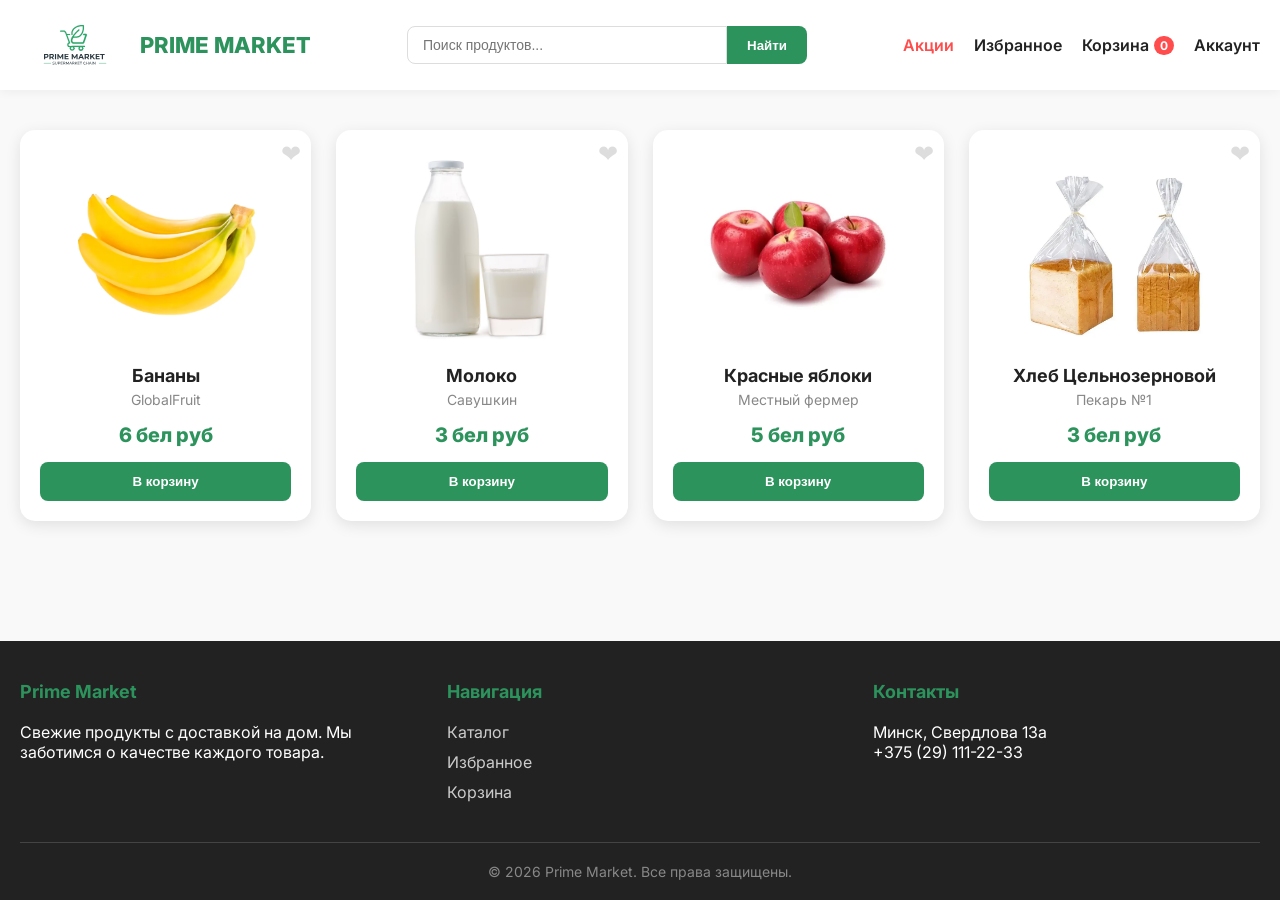
<file: index.html>
<!DOCTYPE html>
<html lang="ru">
<head>
    <meta http-equiv="X-UA-Compatible" content="IE=edge">
    <meta charset="UTF-8">
    <meta name="viewport" content="width=device-width, initial-scale=1.0">
    <title>Prime Market — Главная</title>
    <link href="https://fonts.googleapis.com/css2?family=Inter:wght@400;600;800&display=swap" rel="stylesheet">
    <link rel="stylesheet" href="style.css">
    <link rel="stylesheet" href="footer.css">
</head>
<body>
    <header class="header">
        <div class="container">
            <div class="logo-wrapper">
                <img src="img/logo.svg" alt="Лого">
                <a href="index.html" class="logo">PRIME MARKET</a>
            </div>
           <div class="search-bar">
                <input type="text" id="searchInput" placeholder="Поиск продуктов...">
                <button id="searchBtn">Найти</button>
            </div>
           <button class="mobile-menu-btn" id="burger">☰</button>
            <nav class="nav-icons" id="navMenu">
                <a href="sales.html" style="color: #ff4d4d;">Акции</a>
                <a href="favorites.html">Избранное</a>
                <a href="cart.html" class="cart-link">Корзина <b id="cart-count">0</b></a>
                <a href="account.html">Аккаунт</a>
            </nav>
        </div>
    </header>

    <main class="container">
        <section class="product-grid">
            <h2>Популярные товары</h2>
            <!-- Товар 1 - Бананы -->
            <article class="product-card" data-id="1">
                <button class="add-to-fav" data-id="1">❤</button>
                <img src="img/бананы.avif" alt="Бананы">
                <h3>Бананы</h3>
                <p>GlobalFruit</p>
                <div class="price">6 бел руб</div>
                <button class="btn-main add-to-cart" data-id="1">В корзину</button>
            </article>

            <!-- Товар 2 - Молоко -->
            <article class="product-card" data-id="2">
                <button class="add-to-fav" data-id="2">❤</button>
                <img src="img/молоко.avif" alt="Молоко">
                <h3>Молоко</h3>
                <p>Савушкин</p>
                <div class="price">3 бел руб</div>
                <button class="btn-main add-to-cart" data-id="2">В корзину</button>
            </article>

            <!-- Товар 3 - Яблоки -->
            <article class="product-card" data-id="3">
                <button class="add-to-fav" data-id="3">❤</button>
                <img src="img/яблоки.avif" alt="Яблоки">
                <h3>Красные яблоки</h3>
                <p>Местный фермер</p>
                <div class="price">5 бел руб</div>
                <button class="btn-main add-to-cart" data-id="3">В корзину</button>
            </article>

            <!-- Товар 4 - Хлеб -->
            <article class="product-card" data-id="4">
                <button class="add-to-fav" data-id="4">❤</button>
                <img src="img/хлеб.webp" alt="Хлеб">
                <h3>Хлеб Цельнозерновой</h3>
                <p>Пекарь №1</p>
                <div class="price">3 бел руб</div>
                <button class="btn-main add-to-cart" data-id="4">В корзину</button>
            </article>
        </section>
    </main>

    <footer class="footer">
        <div class="container">
            <div class="footer-grid">
                <div class="footer-about">
                    <div class="footer-title">Prime Market</div>
                    <p>Свежие продукты с доставкой на дом. Мы заботимся о качестве каждого товара.</p>
                </div>
                 <div class="footer-links">
    <div class="footer-links-title">Навигация</div>
    <ul>
        <li><a href="index.html">Каталог</a></li>
        <li><a href="favorites.html">Избранное</a></li>
        <li><a href="cart.html">Корзина</a></li>
    </ul>
</div>
<div class="footer-contacts">
    <div class="footer-contacts-title">Контакты</div>
    <p>Минск, Свердлова 13а</p>
    <p>+375 (29) 111-22-33</p>
</div>
            </div>
            <div class="footer-bottom">
                <p>&copy; 2026 Prime Market. Все права защищены.</p>
            </div>
        </div>
    </footer>

    <script src="js/script.js"></script>
</body>
</html>
</file>
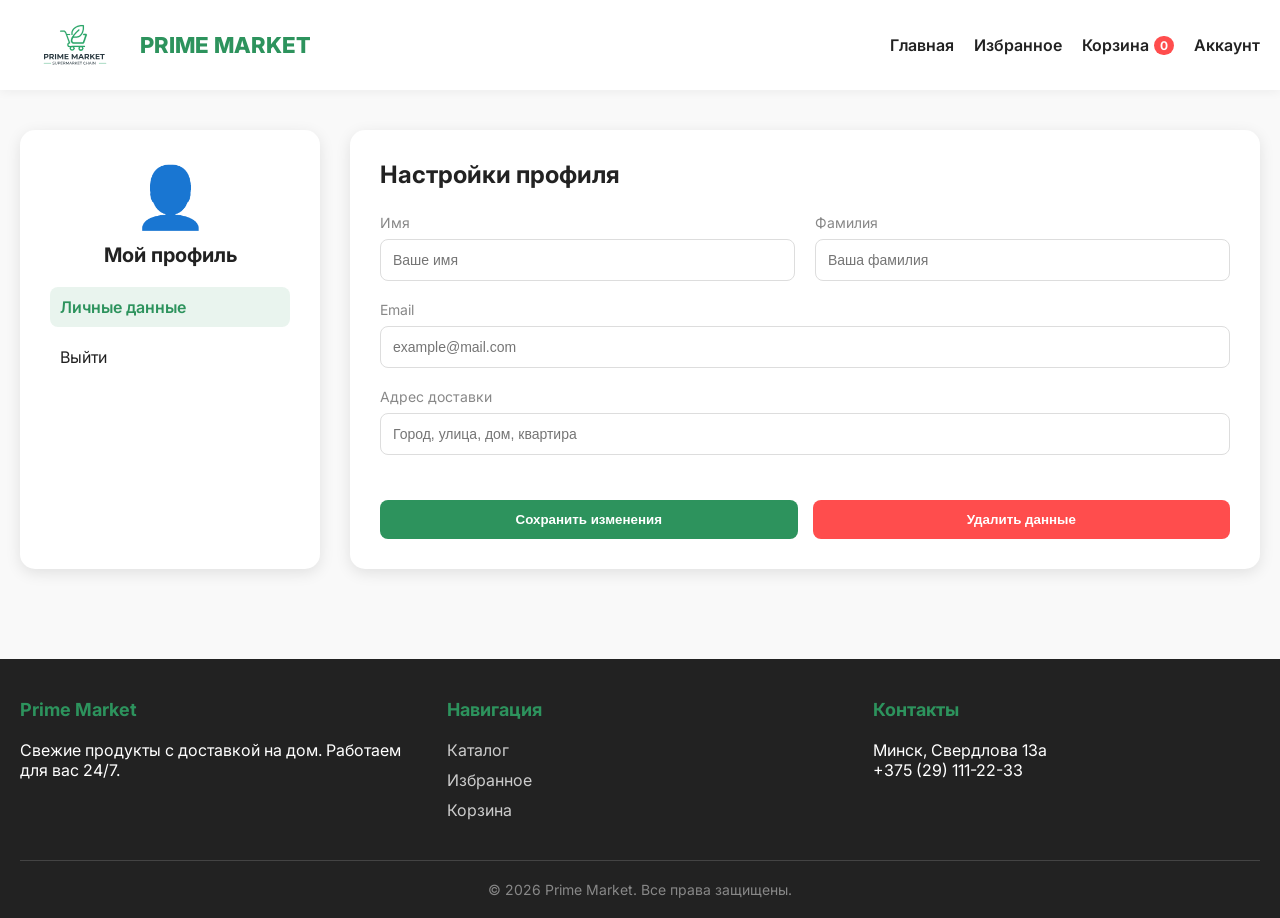
<file: account.html>
<!DOCTYPE html>
<html lang="ru">
<head>
    <meta charset="UTF-8">
    <meta name="viewport" content="width=device-width, initial-scale=1.0">
     <meta http-equiv="X-UA-Compatible" content="IE=edge">
    <title>Личный кабинет — Prime Market</title>
    <link href="https://fonts.googleapis.com/css2?family=Inter:wght@400;600;800&display=swap" rel="stylesheet">
    <link rel="stylesheet" href="style.css">
    <link rel="stylesheet" href="footer.css">
</head>
<body>
    <header class="header">
        <div class="container">
            <div class="logo-wrapper">
                <img src="img/logo.svg" alt="Лого">
                <a href="index.html" class="logo">PRIME MARKET</a>
            </div>
            <button class="mobile-menu-btn" id="burger">☰</button>
            <nav class="nav-icons" id="navMenu">
                <a href="index.html">Главная</a>
                <a href="favorites.html">Избранное</a>
                <a href="cart.html" class="cart-link">Корзина <b id="cart-count">0</b></a>
                <a href="account.html">Аккаунт</a>
            </nav>
        </div>
    </header>

    <main>
        <div class="container">
            <div class="profile-container">
                <aside class="profile-sidebar">
                    <div class="user-avatar">👤</div>
                    <h2 class="user-name">Мой профиль</h2>
                    <nav class="profile-menu">
                        <ul>
                            <li><a href="#" class="active" id="profile-data-link">Личные данные</a></li>
                            <li><a href="#" id="logout-btn">Выйти</a></li>
                        </ul>
                    </nav>
                </aside>

                <section class="profile-content">
                    <h1>Настройки профиля</h1>
                    <form class="profile-form">
                        <div class="form-group">
                            <label>Имя</label>
                            <input type="text" id="profile-name" placeholder="Ваше имя">
                        </div>
                        <div class="form-group">
                            <label>Фамилия</label>
                            <input type="text" id="profile-surname" placeholder="Ваша фамилия">
                        </div>
                        <div class="form-group full-width">
                            <label>Email</label>
                            <input type="email" id="profile-email" placeholder="example@mail.com">
                        </div>
                        <div class="form-group full-width">
                            <label>Адрес доставки</label>
                            <input type="text" id="profile-address" placeholder="Город, улица, дом, квартира">
                        </div>
                        <div class="profile-buttons">
                            <button type="button" class="btn-main" id="save-profile-btn">Сохранить изменения</button>
                            <button type="button" class="btn-delete-data" id="delete-profile-btn">Удалить данные</button>
                        </div>
                    </form>
                </section>
            </div>
        </div>
    </main>

    <footer class="footer">
        <div class="container">
            <div class="footer-grid">
                <div class="footer-about">
                   <div class="footer-title">Prime Market</div>
                    <p>Свежие продукты с доставкой на дом. Работаем для вас 24/7.</p>
                </div>
                 <div class="footer-links">
    <div class="footer-links-title">Навигация</div>
    <ul>
        <li><a href="index.html">Каталог</a></li>
        <li><a href="favorites.html">Избранное</a></li>
        <li><a href="cart.html">Корзина</a></li>
    </ul>
</div>
<div class="footer-contacts">
    <div class="footer-contacts-title">Контакты</div>
    <p>Минск, Свердлова 13а</p>
    <p>+375 (29) 111-22-33</p>
</div>
            </div>
            <div class="footer-bottom">
                &copy; 2026 Prime Market. Все права защищены.
            </div>
        </div>
    </footer>

    <script src="js/script.js"></script>
</body>
</html>
</file>
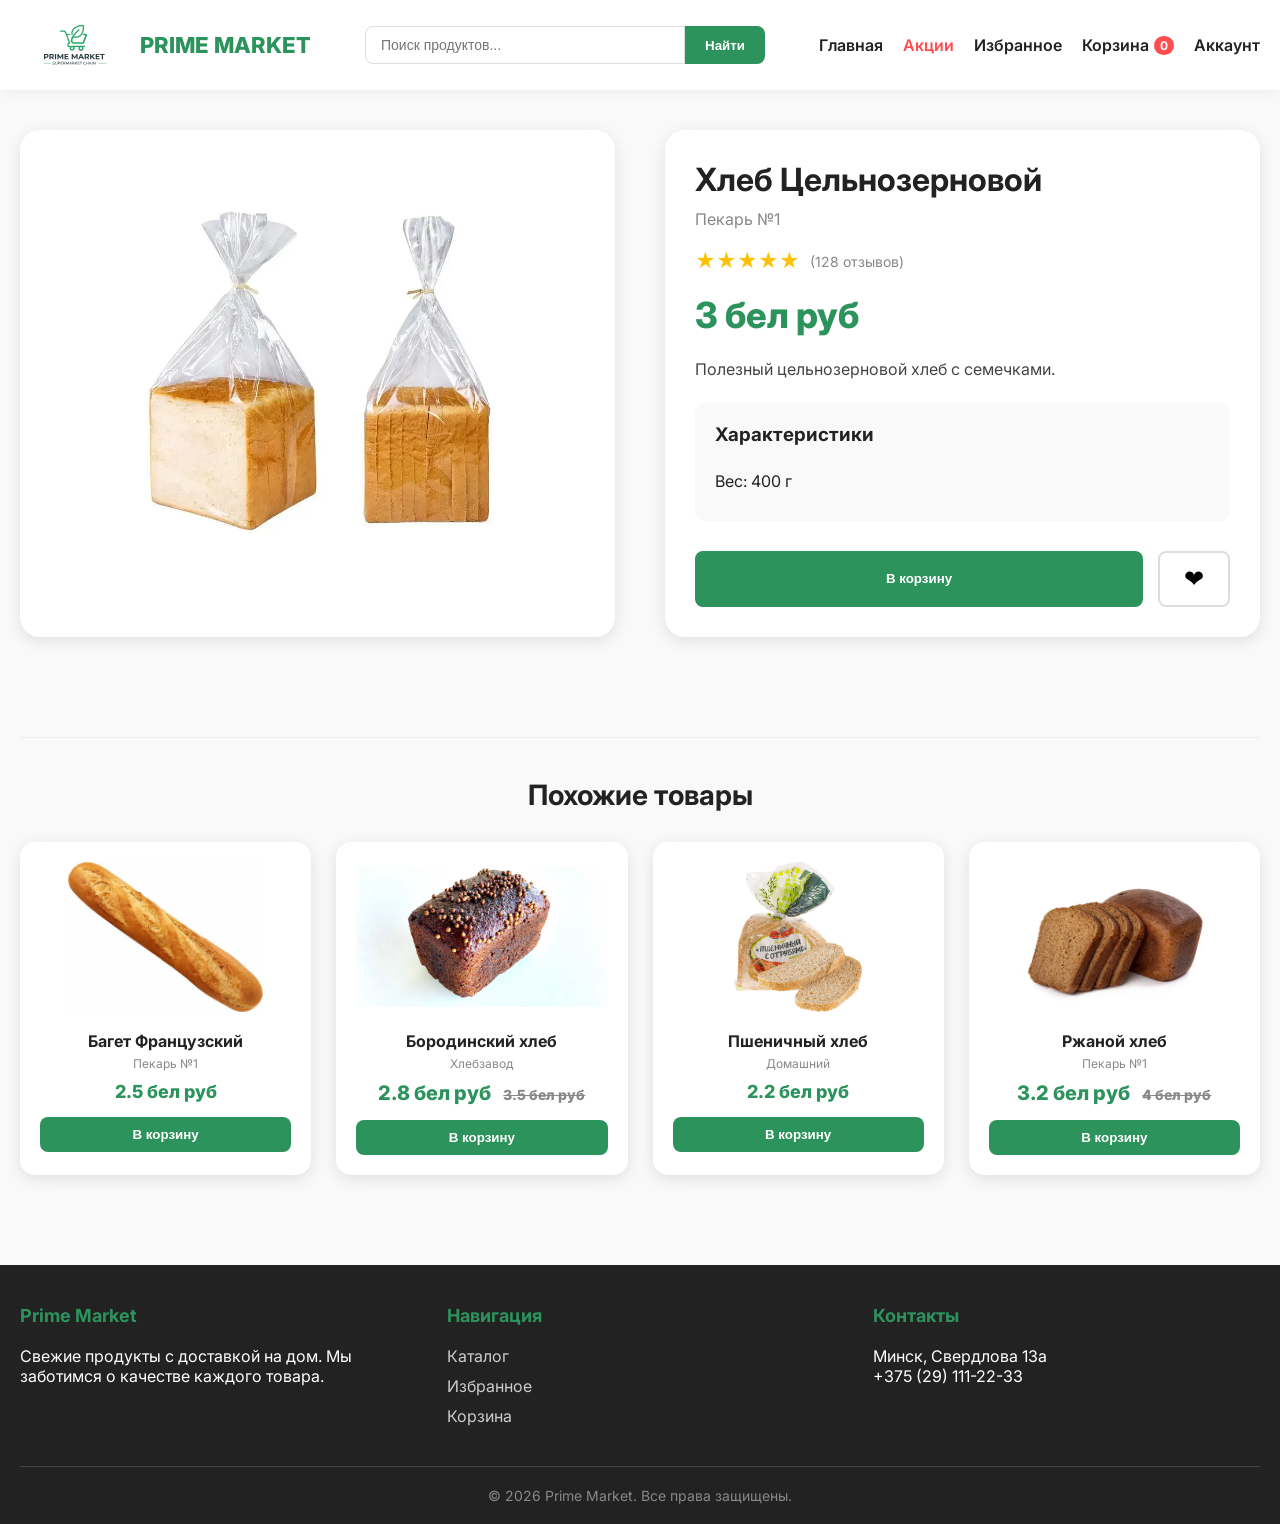
<file: bread.html>
<!DOCTYPE html>
<html lang="ru">
<head>
    <meta charset="UTF-8">
    <meta name="viewport" content="width=device-width, initial-scale=1.0">
     <meta http-equiv="X-UA-Compatible" content="IE=edge">
    <title>Хлеб Цельнозерновой — Prime Market</title>
    <link href="https://fonts.googleapis.com/css2?family=Inter:wght@400;600;800&display=swap" rel="stylesheet">
    <link rel="stylesheet" href="style.css">
    <link rel="stylesheet" href="footer.css">
</head>
<body>
    <header class="header">
        <div class="container">
            <div class="logo-wrapper">
                <img src="img/logo.svg" alt="Лого">
                <a href="index.html" class="logo">PRIME MARKET</a>
            </div>
            <div class="search-bar">
    <input type="text" id="searchInput" placeholder="Поиск продуктов...">
    <button id="searchBtn">Найти</button>
</div>
            <button class="mobile-menu-btn" id="burger">☰</button>
            <nav class="nav-icons" id="navMenu">
                <a href="index.html">Главная</a>
                <a href="sales.html" style="color: #ff4d4d;">Акции</a>
                <a href="favorites.html">Избранное</a>
                <a href="cart.html" class="cart-link">Корзина <b id="cart-count">0</b></a>
                <a href="account.html">Аккаунт</a>
            </nav>
        </div>
    </header>

    <main class="container">
        <div class="product-detail">
            <div class="product-gallery">
                <img src="img/хлеб.webp" alt="Хлеб Цельнозерновой" id="product-image">
            </div>
            <div class="product-info">
                <h1 id="product-name">Хлеб Цельнозерновой</h1>
                <div class="product-brand" id="product-brand">Пекарь №1</div>
                <div class="product-rating">
                    <div class="stars">★★★★★</div>
                    <div class="reviews">(128 отзывов)</div>
                </div>
                <div class="product-price">
                    <span id="product-price">3</span> бел руб
                    <span class="product-old-price" id="product-old-price" style="display: none;"></span>
                </div>
                <div class="product-description" id="product-description"></div>
                <div class="product-specs" id="product-specs"></div>
                <div class="product-actions">
                    <button class="btn-main" id="add-to-cart-detail">В корзину</button>
                    <button class="btn-fav-large" id="add-to-fav-detail">❤</button>
                </div>
            </div>
        </div>

        <div class="similar-products">
            <h2>Похожие товары</h2>
            <div class="similar-grid" id="similar-products"></div>
        </div>
    </main>

    <footer class="footer">
        <div class="container">
            <div class="footer-grid">
                <div class="footer-about">
                    <div class="footer-title">Prime Market</div>
                    <p>Свежие продукты с доставкой на дом. Мы заботимся о качестве каждого товара.</p>
                </div>
                 <div class="footer-links">
    <div class="footer-links-title">Навигация</div>
    <ul>
        <li><a href="index.html">Каталог</a></li>
        <li><a href="favorites.html">Избранное</a></li>
        <li><a href="cart.html">Корзина</a></li>
    </ul>
</div>
<div class="footer-contacts">
    <div class="footer-contacts-title">Контакты</div>
    <p>Минск, Свердлова 13а</p>
    <p>+375 (29) 111-22-33</p>
</div>
            </div>
            <div class="footer-bottom">
                <p>&copy; 2026 Prime Market. Все права защищены.</p>
            </div>
        </div>
    </footer>

    <script src="js/script.js"></script>
</body>
</html>
</file>
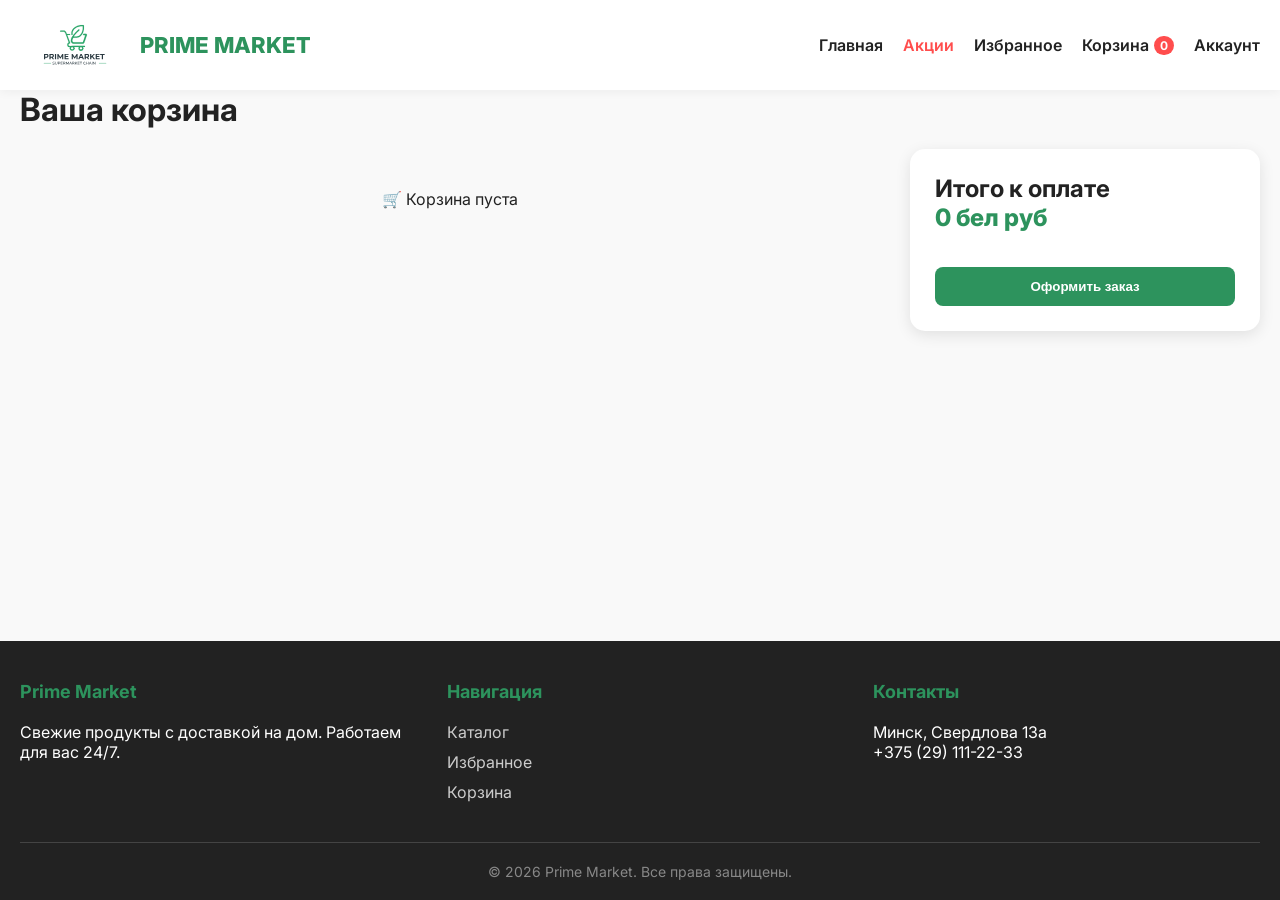
<file: cart.html>
<!DOCTYPE html>
<html lang="ru">
<head>
    <meta charset="UTF-8">
    <meta name="viewport" content="width=device-width, initial-scale=1.0">
     <meta http-equiv="X-UA-Compatible" content="IE=edge">
    <title>Корзина — Prime Market</title>
    <link href="https://fonts.googleapis.com/css2?family=Inter:wght@400;600;800&display=swap" rel="stylesheet">
    <link rel="stylesheet" href="style.css">
    <link rel="stylesheet" href="footer.css">
</head>
<body>
    <header class="header">
        <div class="container">
            <div class="logo-wrapper">
                <img src="img/logo.svg" alt="Лого">
                <a href="index.html" class="logo">PRIME MARKET</a>
            </div>
            <button class="mobile-menu-btn" id="burger">☰</button>
            <nav class="nav-icons" id="navMenu">
                <a href="index.html">Главная</a>
                <a href="sales.html" style="color: #ff4d4d;">Акции</a>
                <a href="favorites.html">Избранное</a>
                <a href="cart.html" class="cart-link">Корзина <b id="cart-count">0</b></a>
                <a href="account.html">Аккаунт</a>
            </nav>
        </div>
    </header>

    <main class="container">
        <h1>Ваша корзина</h1>
        <div class="cart-layout">
            <div id="cart-list"></div>
            <div class="cart-summary">
                <h2>Итого к оплате</h2>
                <p id="total-price">0 бел руб</p>
                <button class="btn-main" id="checkout-btn">Оформить заказ</button>
            </div>
        </div>
    </main>

    <footer class="footer">
        <div class="container">
            <div class="footer-grid">
                <div class="footer-about">
                   <div class="footer-title">Prime Market</div>
                    <p>Свежие продукты с доставкой на дом. Работаем для вас 24/7.</p>
                </div>
                 <div class="footer-links">
    <div class="footer-links-title">Навигация</div>
    <ul>
        <li><a href="index.html">Каталог</a></li>
        <li><a href="favorites.html">Избранное</a></li>
        <li><a href="cart.html">Корзина</a></li>
    </ul>
</div>
<div class="footer-contacts">
    <div class="footer-contacts-title">Контакты</div>
    <p>Минск, Свердлова 13а</p>
    <p>+375 (29) 111-22-33</p>
</div>
            </div>
            <div class="footer-bottom">
                &copy; 2026 Prime Market. Все права защищены.
            </div>
        </div>
    </footer>

    <script src="js/script.js"></script>
</body>
</html>
</file>
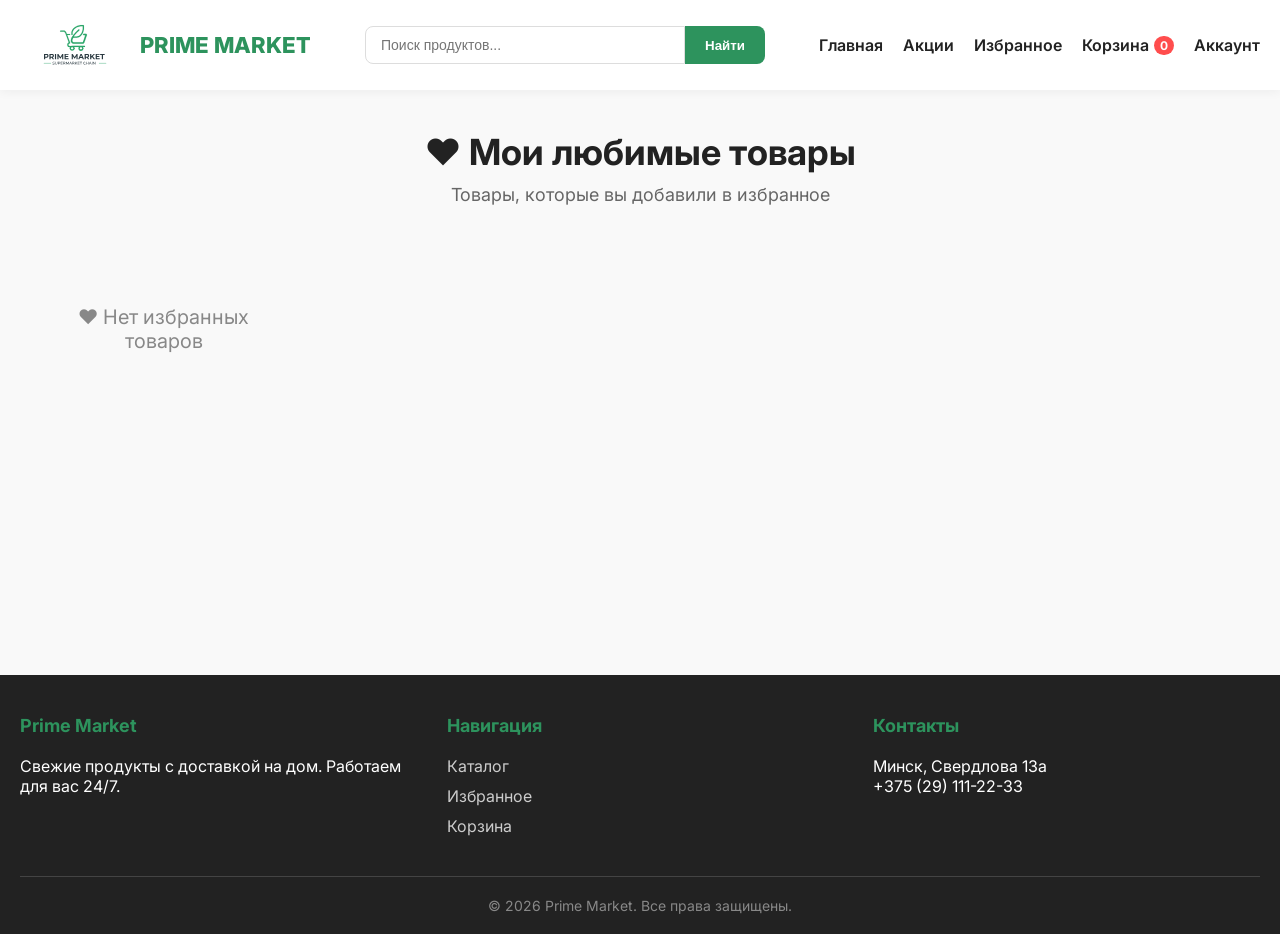
<file: favorites.html>
<!DOCTYPE html>
<html lang="ru">
<head>
    <meta charset="UTF-8">
    <meta name="viewport" content="width=device-width, initial-scale=1.0">
     <meta http-equiv="X-UA-Compatible" content="IE=edge">
    <title>Избранное — Prime Market</title>
    <link href="https://fonts.googleapis.com/css2?family=Inter:wght@400;600;800&display=swap" rel="stylesheet">
    <link rel="stylesheet" href="style.css">
    <link rel="stylesheet" href="footer.css">
</head>
<body>
    <header class="header">
        <div class="container">
            <div class="logo-wrapper">
                <img src="img/logo.svg" alt="Логотип">
                <a href="index.html" class="logo">PRIME MARKET</a>
            </div>
            <div class="search-bar">
    <input type="text" id="searchInput" placeholder="Поиск продуктов...">
    <button id="searchBtn">Найти</button>
</div>
            <button class="mobile-menu-btn" id="burger">☰</button>
            <nav class="nav-icons" id="navMenu">
                <a href="index.html">Главная</a>
                <a href="sales.html" class="sale-link">Акции</a>
                <a href="favorites.html">Избранное</a>
                <a href="cart.html" class="cart-link">Корзина <b id="cart-count">0</b></a>
                <a href="account.html">Аккаунт</a>
            </nav>
        </div>
    </header>

    <main class="container">
        <section class="favorites-hero">
            <h1>❤️ Мои любимые товары</h1>
            <p>Товары, которые вы добавили в избранное</p>
        </section>
        
        <section class="favorites-grid" id="favorites-list">
            <h2 class="visually-hidden">Список избранных товаров</h2>
            <!-- Товары из избранного будут загружены сюда -->
        </section>
    </main>

    <footer class="footer">
        <div class="container">
            <div class="footer-grid">
                <div class="footer-about">
                    <div class="footer-title">Prime Market</div>
                    <p>Свежие продукты с доставкой на дом. Работаем для вас 24/7.</p>
                </div>
                 <div class="footer-links">
    <div class="footer-links-title">Навигация</div>
    <ul>
        <li><a href="index.html">Каталог</a></li>
        <li><a href="favorites.html">Избранное</a></li>
        <li><a href="cart.html">Корзина</a></li>
    </ul>
</div>
<div class="footer-contacts">
    <div class="footer-contacts-title">Контакты</div>
    <p>Минск, Свердлова 13а</p>
    <p>+375 (29) 111-22-33</p>
</div>
            </div>
            <div class="footer-bottom">
                &copy; 2026 Prime Market. Все права защищены.
            </div>
        </div>
    </footer>

    <script src="js/script.js"></script>
</body>
</html>
</file>
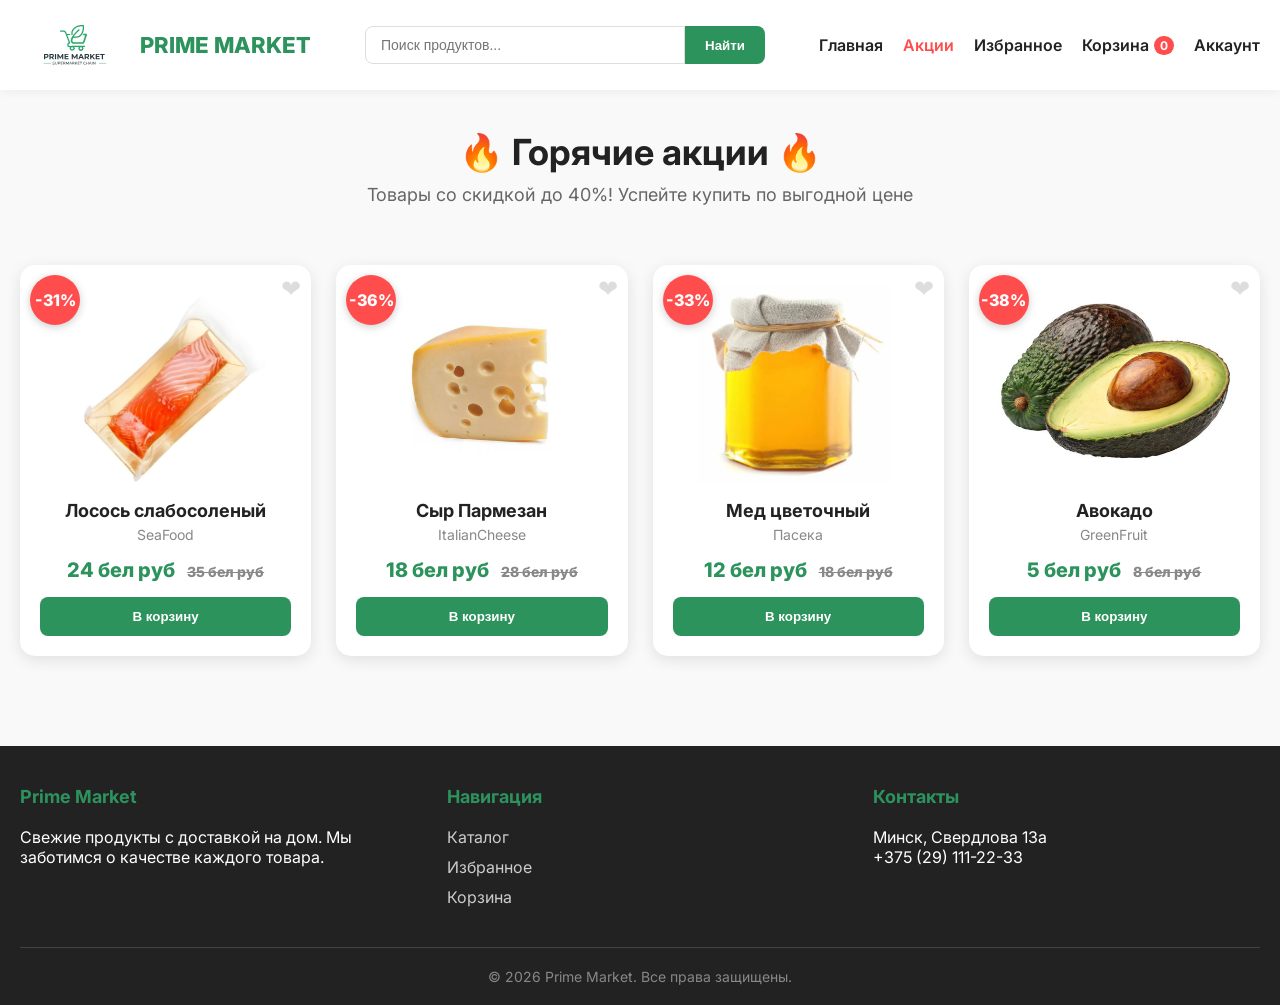
<file: sales.html>
<!DOCTYPE html>
<html lang="ru">
<head>
    <meta charset="UTF-8">
    <meta name="viewport" content="width=device-width, initial-scale=1.0">
     <meta http-equiv="X-UA-Compatible" content="IE=edge">
    <title>Акции — Prime Market</title>
    <link href="https://fonts.googleapis.com/css2?family=Inter:wght@400;600;800&display=swap" rel="stylesheet">
    <link rel="stylesheet" href="style.css">
    <link rel="stylesheet" href="footer.css">
</head>
<body>
    <header class="header">
        <div class="container">
            <div class="logo-wrapper">
                <img src="img/logo.svg" alt="Лого">
                <a href="index.html" class="logo">PRIME MARKET</a>
            </div>
            <div class="search-bar">
    <input type="text" id="searchInput" placeholder="Поиск продуктов...">
    <button id="searchBtn">Найти</button>
</div>
            <button class="mobile-menu-btn" id="burger">☰</button>
            <nav class="nav-icons" id="navMenu">
                <a href="index.html">Главная</a>
                <a href="sales.html" style="color: #ff4d4d;">Акции</a>
                <a href="favorites.html">Избранное</a>
                <a href="cart.html" class="cart-link">Корзина <b id="cart-count">0</b></a>
                <a href="account.html">Аккаунт</a>
            </nav>
        </div>
    </header>

    <main class="container">
    <section class="sales-hero">
        <h1>🔥 Горячие акции 🔥</h1>
        <p>Товары со скидкой до 40%! Успейте купить по выгодной цене</p>
    </section>

    <section class="product-grid" id="sales-list">
        <h2 class="visually-hidden">Товары со скидкой</h2>
    </section>
</main>

    <footer class="footer">
        <div class="container">
            <div class="footer-grid">
                <div class="footer-about">
                    <div class="footer-title">Prime Market</div>
                    <p>Свежие продукты с доставкой на дом. Мы заботимся о качестве каждого товара.</p>
                </div>
               <div class="footer-links">
    <div class="footer-links-title">Навигация</div>
    <ul>
        <li><a href="index.html">Каталог</a></li>
        <li><a href="favorites.html">Избранное</a></li>
        <li><a href="cart.html">Корзина</a></li>
    </ul>
</div>
<div class="footer-contacts">
    <div class="footer-contacts-title">Контакты</div>
    <p>Минск, Свердлова 13а</p>
    <p>+375 (29) 111-22-33</p>
</div>
            </div>
            <div class="footer-bottom">
                <p>&copy; 2026 Prime Market. Все права защищены.</p>
            </div>
        </div>
    </footer>

    <script src="js/script.js"></script>
</body>
</html>
</file>
<file: style.css>
* {
    margin: 0;
    padding: 0;
    box-sizing: border-box;
}

html, body {
    height: 100%;
}

body {
    font-family: 'Inter', sans-serif;
    background: #f9f9f9;
    color: #222;
    display: flex;
    flex-direction: column;
    min-height: 100vh;
}

main {
    flex: 1 0 auto;
    width: 100%;
}

.container {
    max-width: 1400px;
    margin: 0 auto;
    padding: 0 20px;
}

/* ========== HEADER ========== */
.header {
    background: #ffffff;
    padding: 15px 0;
    box-shadow: 0 2px 10px rgba(0, 0, 0, 0.05);
    position: sticky;
    top: 0;
    z-index: 1000;
}

.header .container {
    display: flex;
    justify-content: space-between;
    align-items: center;
    gap: 20px;
    flex-wrap: wrap;
}

.logo-wrapper {
    display: flex;
    align-items: center;
    gap: 10px;
}

.logo-wrapper img {
    width: 110px;
    height: auto;
}

.logo {
    font-weight: 800;
    font-size: 22px;
    color: #2D935D;
    text-decoration: none;
}

/* Поиск */
.search-bar {
    display: flex;
    flex: 0 1 400px;
}

.search-bar input {
    width: 100%;
    padding: 10px 15px;
    border: 1px solid #ddd;
    border-radius: 8px 0 0 8px;
    outline: none;
    font-size: 14px;
}

.search-bar input:focus {
    border-color: #2D935D;
}

.search-bar button {
    padding: 10px 20px;
    background: #2D935D;
    color: white;
    border: none;
    border-radius: 0 8px 8px 0;
    cursor: pointer;
    font-weight: 600;
}

.search-bar button:hover {
    background: #247a4d;
}

/* Навигация */
.nav-icons {
    display: flex;
    gap: 20px;
    align-items: center;
}

.nav-icons a {
    text-decoration: none;
    color: #222;
    font-weight: 600;
    display: flex;
    align-items: center;
    gap: 5px;
    transition: color 0.3s;
}

.nav-icons a:hover {
    color: #2D935D;
}

.nav-icons a b {
    background: #ff4d4d;
    color: white;
    padding: 2px 6px;
    border-radius: 10px;
    font-size: 12px;
}

/* Кнопка мобильного меню */
.mobile-menu-btn {
    display: none;
    background: none;
    border: none;
    font-size: 28px;
    cursor: pointer;
    color: #2D935D;
    transition: transform 0.3s;
    z-index: 1001;
}

.mobile-menu-btn:hover {
    transform: scale(1.1);
}

/* ========== СЕТКА ТОВАРОВ ========== */
.product-grid {
    display: grid;
    grid-template-columns: repeat(4, 1fr);
    gap: 25px;
    padding: 40px 0;
}

/* ========== КАРТОЧКА ТОВАРА ========== */
.product-card {
    background: #ffffff;
    padding: 20px;
    border-radius: 15px;
    box-shadow: 0 4px 15px rgba(0, 0, 0, 0.1);
    position: relative;
    text-align: center;
    transition: transform 0.3s, box-shadow 0.3s;
    display: flex;
    flex-direction: column;
    cursor: pointer;
}

.product-card:hover {
    transform: translateY(-5px);
    box-shadow: 0 8px 25px rgba(0, 0, 0, 0.15);
}

.product-card img {
    width: 100%;
    height: 200px;
    object-fit: contain;
    margin-bottom: 15px;
}

.product-card h3 {
    font-size: 18px;
    margin-bottom: 5px;
}

.product-card p {
    color: #888;
    font-size: 14px;
    margin-bottom: 15px;
}

.product-card .price {
    font-size: 20px;
    font-weight: 800;
    color: #2D935D;
    margin-top: auto;
}

/* Кнопка избранного */
.add-to-fav {
    position: absolute;
    top: 10px;
    right: 10px;
    background: none;
    border: none;
    font-size: 24px;
    color: #ddd;
    cursor: pointer;
    transition: color 0.3s;
    z-index: 10;
}

.add-to-fav:hover {
    color: #ff4d4d;
    transform: scale(1.1);
}

.add-to-fav.active {
    color: #ff4d4d;
}

/* Бейдж скидки */
.sale-badge {
    position: absolute;
    top: 10px;
    left: 10px;
    background: #ff4d4d;
    color: white;
    width: 50px;
    height: 50px;
    border-radius: 50%;
    display: flex;
    align-items: center;
    justify-content: center;
    font-size: 16px;
    font-weight: 800;
    z-index: 10;
    box-shadow: 0 2px 8px rgba(0, 0, 0, 0.2);
}

/* Цены со скидкой */
.new-price {
    font-size: 20px;
    font-weight: 800;
    color: #2D935D;
}

.old-price {
    font-size: 14px;
    text-decoration: line-through;
    color: #888;
    margin-left: 8px;
}

/* ========== ГЛАВНАЯ КНОПКА ========== */
.btn-main {
    width: 100%;
    background: #2D935D;
    color: white;
    border: none;
    padding: 12px;
    border-radius: 8px;
    cursor: pointer;
    font-weight: 600;
    margin-top: 15px;
   transition: background-color 0.3s ease;
}

.btn-main:hover {
    background: #247a4d;
}

/* ========== СТРАНИЦА АКЦИЙ ========== */
.sales-hero {
    text-align: center;
    padding: 40px 0 20px;
}

.sales-hero h1 {
    font-size: 36px;
    margin-bottom: 10px;
}

.sales-hero p {
    color: #666;
    font-size: 18px;
}

/* ========== КОРЗИНА ========== */
.cart-layout {
    display: grid;
    grid-template-columns: 1fr 350px;
    gap: 30px;
    align-items: start;
    padding: 20px 0 40px;
}

#cart-list {
    display: flex;
    flex-direction: column;
    gap: 15px;
}

.cart-item {
    display: grid;
    grid-template-columns: 100px 2fr auto auto auto;
    align-items: center;
    gap: 20px;
    background: white;
    padding: 15px 25px;
    border-radius: 15px;
    box-shadow: 0 4px 15px rgba(0, 0, 0, 0.1);
}

.cart-item img {
    width: 100px;
    height: 80px;
    object-fit: contain;
}

.item-info h4 {
    font-size: 18px;
    margin-bottom: 4px;
}

.item-info span {
    color: #888;
    font-size: 14px;
}

.item-quantity {
    display: flex;
    align-items: center;
    gap: 10px;
    background: #f5f5f5;
    padding: 5px 10px;
    border-radius: 30px;
}

.quantity-btn {
    width: 30px;
    height: 30px;
    border-radius: 50%;
    border: none;
    background: #2D935D;
    color: white;
    font-size: 18px;
    font-weight: bold;
    cursor: pointer;
    transition: all 0.2s;
    display: flex;
    align-items: center;
    justify-content: center;
}

.quantity-btn:hover {
    background: #247a4d;
    transform: scale(1.05);
}

.quantity-num {
    font-size: 16px;
    font-weight: 600;
    min-width: 30px;
    text-align: center;
}

.item-price {
    font-size: 18px;
    font-weight: 800;
    color: #2D935D;
    text-align: right;
}

.btn-delete {
    background: none;
    border: none;
    font-size: 20px;
    color: #888;
    cursor: pointer;
    transition: color 0.3s;
}

.btn-delete:hover {
    color: #ff4d4d;
}

.cart-summary {
    background: white;
    padding: 25px;
    border-radius: 15px;
    box-shadow: 0 4px 15px rgba(0, 0, 0, 0.1);
    position: sticky;
    top: 100px;
}

.cart-summary h3 {
    margin-bottom: 15px;
}

.cart-summary #total-price {
    font-size: 24px;
    font-weight: 800;
    color: #2D935D;
    margin-bottom: 20px;
}

.btn-delete-data {
    width: 100%;
    background: #ff4d4d;
    color: white;
    border: none;
    padding: 12px;
    border-radius: 8px;
    cursor: pointer;
    font-weight: 600;
    margin-top: 15px;
    transition: all 0.3s;
}

.btn-delete-data:hover {
    background: #e03a3a;
    transform: translateY(-2px);
}
/*=========ИЗБРАННОЕ=========*/
/* Hero секция */
.favorites-hero {
    text-align: center;
    padding: 40px 0 20px;
}

.favorites-hero h1 {
    font-size: 36px;
    margin-bottom: 10px;
    color: #222;
}

.favorites-hero p {
    color: #666;
    font-size: 18px;
}

/* Сетка для избранного */
.favorites-grid {
    display: grid;
    grid-template-columns: repeat(4, 1fr);
    gap: 30px;
    padding: 20px 0 40px;
    min-height: 400px;
}

/* Когда нет товаров - центр с сообщением */
.favorites-grid:empty {
    display: flex;
    justify-content: center;
    align-items: center;
}

.favorites-grid:empty::after {
    content: "❤️ Нет избранных товаров";
    text-align: center;
    font-size: 20px;
    color: #888;
    padding: 60px 20px;
    border-radius: 15px;
    display: block;
    width: 100%;
    max-width: 500px;
    margin: 0 auto;
}

/* Стиль для красной ссылки "Акции" */
.sale-link {
    color: #ff4d4d;
}

.sale-link:hover {
    color: #ff3333 !important;
}
/* ========== ЛИЧНЫЙ КАБИНЕТ ========== */
.profile-container {
    display: flex;
    gap: 30px;
    padding: 40px 0;
}

.profile-sidebar {
    flex: 0 0 300px;
    background: white;
    padding: 30px;
    border-radius: 15px;
    box-shadow: 0 4px 15px rgba(0, 0, 0, 0.1);
    text-align: center;
}

.user-avatar {
    font-size: 60px;
    margin-bottom: 10px;
}

.user-name {
    font-size: 20px;
    margin-bottom: 20px;
}

.profile-menu ul {
    list-style: none;
    margin-top: 20px;
}

.profile-menu ul li {
    margin-bottom: 10px;
    text-align: left;
}

.profile-menu ul a {
    text-decoration: none;
    color: #222;
    display: block;
    padding: 10px;
    border-radius: 8px;
    transition: all 0.3s;
}

.profile-menu ul a.active,
.profile-menu ul a:hover {
    background: rgba(45, 147, 93, 0.1);
    color: #2D935D;
    font-weight: 600;
}

.profile-content {
    flex: 1;
    background: white;
    padding: 30px;
    border-radius: 15px;
    box-shadow: 0 4px 15px rgba(0, 0, 0, 0.1);
}

.profile-content h1 {
    margin-bottom: 25px;
}

.profile-form {
    display: grid;
    grid-template-columns: 1fr 1fr;
    gap: 20px;
}

.form-group {
    display: flex;
    flex-direction: column;
    gap: 8px;
}

.form-group label {
    font-size: 14px;
    color: #888;
}

.form-group input {
    padding: 12px;
    border: 1px solid #ddd;
    border-radius: 8px;
    outline: none;
    font-size: 14px;
}

.form-group input:focus {
    border-color: #2D935D;
}

.form-group.full-width {
    grid-column: span 2;
}

.profile-buttons {
    display: flex;
    gap: 15px;
    grid-column: span 2;
    margin-top: 10px;
}

/* ========== СТРАНИЦА ХЛЕБА ========== */
.product-detail {
    display: grid;
    grid-template-columns: 1fr 1fr;
    gap: 50px;
    padding: 40px 0;
}

.product-gallery {
    background: white;
    border-radius: 20px;
    padding: 30px;
    box-shadow: 0 4px 15px rgba(0, 0, 0, 0.1);
    text-align: center;
}

.product-gallery img {
    width: 100%;
    max-width: 400px;
    height: auto;
    object-fit: contain;
}

.product-info {
    background: white;
    border-radius: 20px;
    padding: 30px;
    box-shadow: 0 4px 15px rgba(0, 0, 0, 0.1);
}

.product-info h1 {
    font-size: 32px;
    margin-bottom: 10px;
}

.product-brand {
    color: #888;
    margin-bottom: 20px;
    font-size: 16px;
}

.product-rating {
    display: flex;
    align-items: center;
    gap: 10px;
    margin-bottom: 20px;
}

.stars {
    color: #ffc107;
    font-size: 20px;
}

.reviews {
    color: #888;
    font-size: 14px;
}

.product-price {
    font-size: 36px;
    font-weight: 800;
    color: #2D935D;
    margin: 20px 0;
}

.product-old-price {
    font-size: 20px;
    text-decoration: line-through;
    color: #888;
    margin-left: 10px;
}

.product-description {
    margin: 20px 0;
    line-height: 1.6;
    color: #444;
}

.product-specs {
    background: #f9f9f9;
    padding: 20px;
    border-radius: 10px;
    margin: 20px 0;
}

.product-specs h3 {
    margin-bottom: 15px;
}

.spec-item {
    display: flex;
    justify-content: space-between;
    padding: 10px 0;
    border-bottom: 1px solid #eee;
}

.spec-item:last-child {
    border-bottom: none;
}

.spec-label {
    font-weight: 600;
    color: #555;
}

.spec-value {
    color: #222;
}

.product-actions {
    display: flex;
    gap: 15px;
    margin-top: 30px;
}

.product-actions .btn-main {
    flex: 1;
    margin-top: 0;
}

.btn-fav-large {
    background: white;
    border: 2px solid #ddd;
    border-radius: 8px;
    padding: 12px 24px;
    font-size: 24px;
    cursor: pointer;
    transition: all 0.3s;
    display: flex;
    align-items: center;
    justify-content: center;
}

.btn-fav-large:hover {
    border-color: #ff4d4d;
    transform: scale(1.05);
}

.btn-fav-large.active {
    border-color: #ff4d4d;
    color: #ff4d4d;
}

.similar-products {
    margin-top: 60px;
    padding: 40px 0;
    border-top: 1px solid #eee;
}

.similar-products h2 {
    font-size: 28px;
    margin-bottom: 30px;
    text-align: center;
}

.similar-grid {
    display: grid;
    grid-template-columns: repeat(auto-fit, minmax(250px, 1fr));
    gap: 25px;
}

.similar-card {
    background: white;
    border-radius: 15px;
    padding: 20px;
    text-align: center;
    box-shadow: 0 4px 15px rgba(0, 0, 0, 0.1);
    transition: transform 0.3s;
    cursor: pointer;
}

.similar-card:hover {
    transform: translateY(-5px);
    box-shadow: 0 8px 25px rgba(0, 0, 0, 0.15);
}

.similar-card img {
    width: 100%;
    height: 150px;
    object-fit: contain;
    margin-bottom: 15px;
}

.similar-card h3 {
    font-size: 16px;
    margin-bottom: 5px;
}

.similar-card .similar-brand {
    color: #888;
    font-size: 12px;
    margin-bottom: 10px;
}

.similar-card .similar-price {
    font-size: 18px;
    font-weight: 800;
    color: #2D935D;
    margin-bottom: 15px;
}

.similar-card .btn-small {
    width: 100%;
    background: #2D935D;
    color: white;
    border: none;
    padding: 10px;
    border-radius: 8px;
    cursor: pointer;
    font-weight: 600;
    transition: background 0.3s;
}

.similar-card .btn-small:hover {
    background: #247a4d;
}

/* ========== УВЕДОМЛЕНИЯ ========== */
.notification {
    position: fixed;
    bottom: 30px;
    right: 30px;
    background: #2D935D;
    color: white;
    padding: 15px 25px;
    border-radius: 10px;
    font-weight: 600;
    z-index: 9999;
    animation: slideIn 0.3s ease;
    box-shadow: 0 4px 15px rgba(0, 0, 0, 0.2);
    display: flex;
    align-items: center;
    gap: 10px;
}

.notification.error {
    background: #ff4d4d;
}

.notification.favorite {
    background: #ff4d4d;
}

.notification.cart {
    background: #2D935D;
}

.notification.info {
    background: #ff9800;
}

.notification.fade-out {
    animation: slideOut 0.3s ease forwards;
}

@keyframes slideIn {
    from {
        transform: translateX(100%);
        opacity: 0;
    }
    to {
        transform: translateX(0);
        opacity: 1;
    }
}

@keyframes slideOut {
    from {
        transform: translateX(0);
        opacity: 1;
    }
    to {
        transform: translateX(100%);
        opacity: 0;
    }
}

/* АДАПТИВНОСТЬ */

/* ---------- Планшеты (до 1024px) ---------- */
@media (max-width: 1024px) {
    .container {
        padding: 0 16px;
    }

    /* Сетка товаров - 3 колонки */
    .product-grid {
        grid-template-columns: repeat(3, 1fr);
        gap: 20px;
    }

/* Избранное */
    .favorites-grid {
        grid-template-columns: repeat(2, 1fr) !important;
        gap: 20px !important;
    }
    /* Корзина */
    .cart-layout {
        grid-template-columns: 1fr;
        gap: 20px;
    }

    .cart-summary {
        position: static;
    }

    /* Личный кабинет */
    .profile-container {
        flex-direction: column;
    }

    .profile-sidebar {
        flex: auto;
    }

    /* Детальная страница товара */
    .product-detail {
        grid-template-columns: 1fr;
        gap: 30px;
    }

    .similar-grid {
        grid-template-columns: repeat(2, 1fr);
    }
}

/* ---------- Мобильные устройства (до 768px) ---------- */
@media (max-width: 768px) {
    /* Хедер - переключение на бургер-меню */
    .header .container {
        flex-wrap: wrap;
        position: relative;
    }

    .logo-wrapper {
        flex: 1;
    }

    /* Кнопка бургер-меню */
    .mobile-menu-btn {
        display: block;
        order: 2;
    }

    /* Поиск занимает всю ширину */
    .search-bar {
        order: 3;
        flex: 0 0 100%;
        margin-top: 12px;
    }

    /* Навигация - скрыта по умолчанию */
    .nav-icons {
        display: none;
        position: absolute;
        top: 100%;
        left: 0;
        right: 0;
        background: white;
        flex-direction: column;
        align-items: stretch;
        gap: 0;
        box-shadow: 0 10px 20px rgba(0, 0, 0, 0.1);
        border-radius: 0 0 12px 12px;
        z-index: 1000;
        padding: 15px 0;
    }

    .nav-icons.active {
        display: flex;
    }

    .nav-icons a {
        padding: 12px 20px;
        border-bottom: 1px solid #f0f0f0;
    }

    .nav-icons a:last-child {
        border-bottom: none;
    }

    /* Сетка товаров - 2 колонки */
    .product-grid {
        grid-template-columns: repeat(2, 1fr);
        gap: 16px;
        padding: 25px 0;
    }

    /* Карточка товара */
    .product-card {
        padding: 15px;
    }

    .product-card img {
        height: 150px;
    }

    .product-card h3 {
        font-size: 16px;
    }

    .product-card .price {
        font-size: 18px;
    }

    .add-to-fav {
        top: 8px;
        right: 8px;
        font-size: 20px;
    }

    .sale-badge {
        width: 40px;
        height: 40px;
        font-size: 12px;
        top: 8px;
        left: 8px;
    }

    /* Страница акций */
    .sales-hero h1 {
        font-size: 28px;
    }

    .sales-hero p {
        font-size: 16px;
    }
    /*Избранное */
.favorites-hero h1 {
        font-size: 28px;
    }
    
    .favorites-hero p {
        font-size: 16px;
    }
    
    .favorites-grid {
        grid-template-columns: 1fr !important;
        gap: 16px !important;
    }
    /* Корзина */
    .cart-item {
        grid-template-columns: 70px 1fr;
        gap: 12px;
        padding: 15px;
        position: relative;
    }

    .cart-item img {
        width: 70px;
        height: 60px;
        grid-row: span 2;
    }

    .cart-item .item-info {
        grid-column: 2;
    }

    .cart-item .item-info h4 {
        font-size: 16px;
    }

    .cart-item .item-quantity {
        grid-column: 2;
        justify-self: start;
        margin-top: 5px;
    }

    .cart-item .item-price {
        position: absolute;
        bottom: 15px;
        right: 15px;
        font-size: 16px;
    }

    .cart-item .btn-delete {
        position: absolute;
        top: 10px;
        right: 10px;
        font-size: 18px;
    }

    .quantity-btn {
        width: 26px;
        height: 26px;
        font-size: 16px;
    }

    /* Личный кабинет */
    .profile-content {
        padding: 20px;
    }

    .profile-form {
        grid-template-columns: 1fr;
        gap: 15px;
    }

    .form-group.full-width {
        grid-column: span 1;
    }

    .profile-buttons {
        flex-direction: column;
        grid-column: span 1;
    }

    .profile-buttons button {
        width: 100%;
    }

    /* Подвал */
    .footer-grid {
        grid-template-columns: 1fr;
        gap: 25px;
        text-align: center;
    }

    .footer-links ul li {
        text-align: center;
    }

    /* Похожие товары */
    .similar-products h2 {
        font-size: 22px;
    }

    .similar-grid {
        grid-template-columns: 1fr;
        gap: 16px;
    }

    /* Детальная страница */
    .product-info h1 {
        font-size: 24px;
    }

    .product-price {
        font-size: 28px;
    }

    .product-actions {
        flex-direction: column;
    }

    .btn-fav-large {
        padding: 12px;
    }

    /* Уведомления */
    .notification {
        left: 16px;
        right: 16px;
        bottom: 20px;
        text-align: center;
        justify-content: center;
        padding: 12px 20px;
    }
}

/* ---------- Маленькие телефоны (до 480px) ---------- */
@media (max-width: 480px) {
    /* Сетка товаров - 1 колонка */
    .product-grid {
        grid-template-columns: 1fr;
        gap: 16px;
    }

    /* Карточка товара - горизонтальная */
    .product-card {
        display: grid;
        grid-template-columns: 100px 1fr;
        gap: 15px;
        text-align: left;
        align-items: center;
        padding: 12px;
    }

    .product-card img {
        height: 100px;
        width: 100px;
        margin-bottom: 0;
    }

    .product-card h3 {
        margin-bottom: 4px;
    }

    .product-card p {
        margin-bottom: 8px;
    }

    .product-card .price {
        margin-top: 0;
    }

    .product-card .btn-main {
        margin-top: 8px;
        width: auto;
        padding: 8px 12px;
    }

    /* Избранное на карточке теперь абсолютно слева */
    .product-card .add-to-fav {
        top: 5px;
        right: 5px;
    }

    /* Бейдж скидки */
    .product-card .sale-badge {
        top: 5px;
        left: 5px;
    }

    /* Заголовки */
    h1 {
        font-size: 24px;
    }

    /* Корзина */
    .cart-item {
        padding: 12px;
    }

    .cart-item img {
        width: 55px;
        height: 50px;
    }

    .cart-item .item-info h4 {
        font-size: 14px;
    }

    .item-quantity {
        gap: 6px;
        padding: 3px 8px;
    }

    .quantity-num {
        min-width: 20px;
        font-size: 14px;
    }

    .cart-item .item-price {
        font-size: 14px;
        bottom: 12px;
        right: 12px;
    }

    /* Личный кабинет */
    .profile-sidebar {
        padding: 20px;
    }

    .user-avatar {
        font-size: 48px;
    }

    .user-name {
        font-size: 18px;
    }

    .profile-menu ul a {
        padding: 8px;
        font-size: 14px;
    }

    /* Форма профиля */
    .form-group input {
        padding: 10px;
        font-size: 14px;
    }

    /* Кнопки */
    .btn-main, .btn-delete-data {
        padding: 10px;
        font-size: 14px;
    }

    /* Детальная страница */
    .product-gallery {
        padding: 20px;
    }

    .product-gallery img {
        max-width: 100%;
    }

    .product-info {
        padding: 20px;
    }

    .product-brand {
        font-size: 14px;
    }

    .stars {
        font-size: 16px;
    }

    .product-description {
        font-size: 14px;
    }

    .spec-item {
        font-size: 13px;
    }

    /* Подвал */
    .footer {
        padding: 30px 0 15px;
    }

    .footer h3 {
        font-size: 18px;
    }

    .footer-about p {
        font-size: 14px;
    }

    .footer-bottom {
        font-size: 12px;
    }
}
</file>
<file: footer.css>
.footer {
  flex-shrink: 0;
  background: #222;
  color: #ffffff;
  padding: 40px 0 20px;
  margin-top: 50px;
}
.footer .footer-grid {
  display: grid;
  grid-template-columns: repeat(auto-fit, minmax(250px, 1fr));
  gap: 40px;
}
.footer h3 {
  color: #2D935D;
  margin-bottom: 20px;
}
.footer ul {
  list-style: none;
}
.footer ul li {
  margin-bottom: 10px;
}
.footer a {
  color: #ccc;
  text-decoration: none;
}
.footer a:hover {
  color: #2D935D;
}
.footer .footer-bottom {
  border-top: 1px solid #444;
  padding-top: 20px;
  text-align: center;
  font-size: 14px;
  color: #888;
  margin-top: 30px;
}

.footer-title {
  font-weight: bold;
  font-size: 18px;
  margin-bottom: 20px;
  color: #2D935D;
}

.footer-links-title,
.footer-contacts-title {
  font-weight: bold;
  font-size: 18px;
  margin-bottom: 20px;
  color: #2D935D;
}/*# sourceMappingURL=footer.css.map */
</file>
